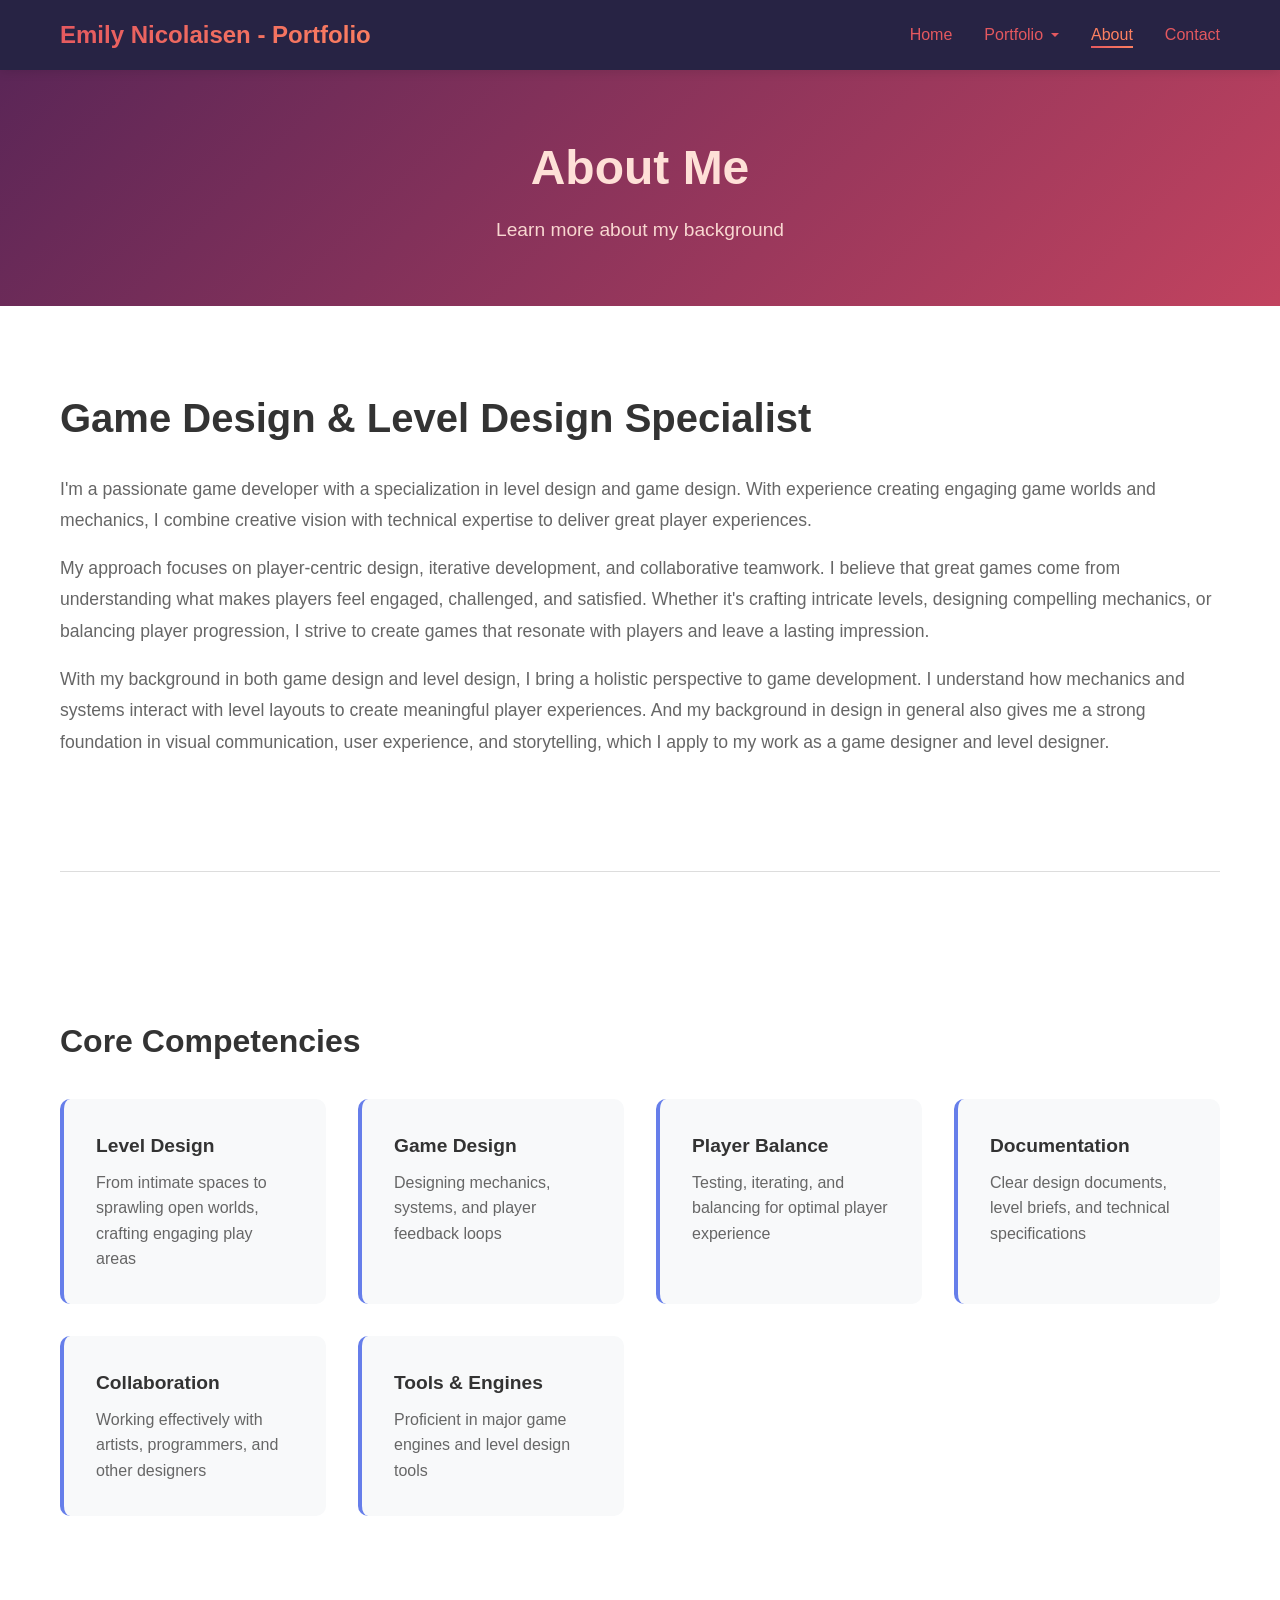
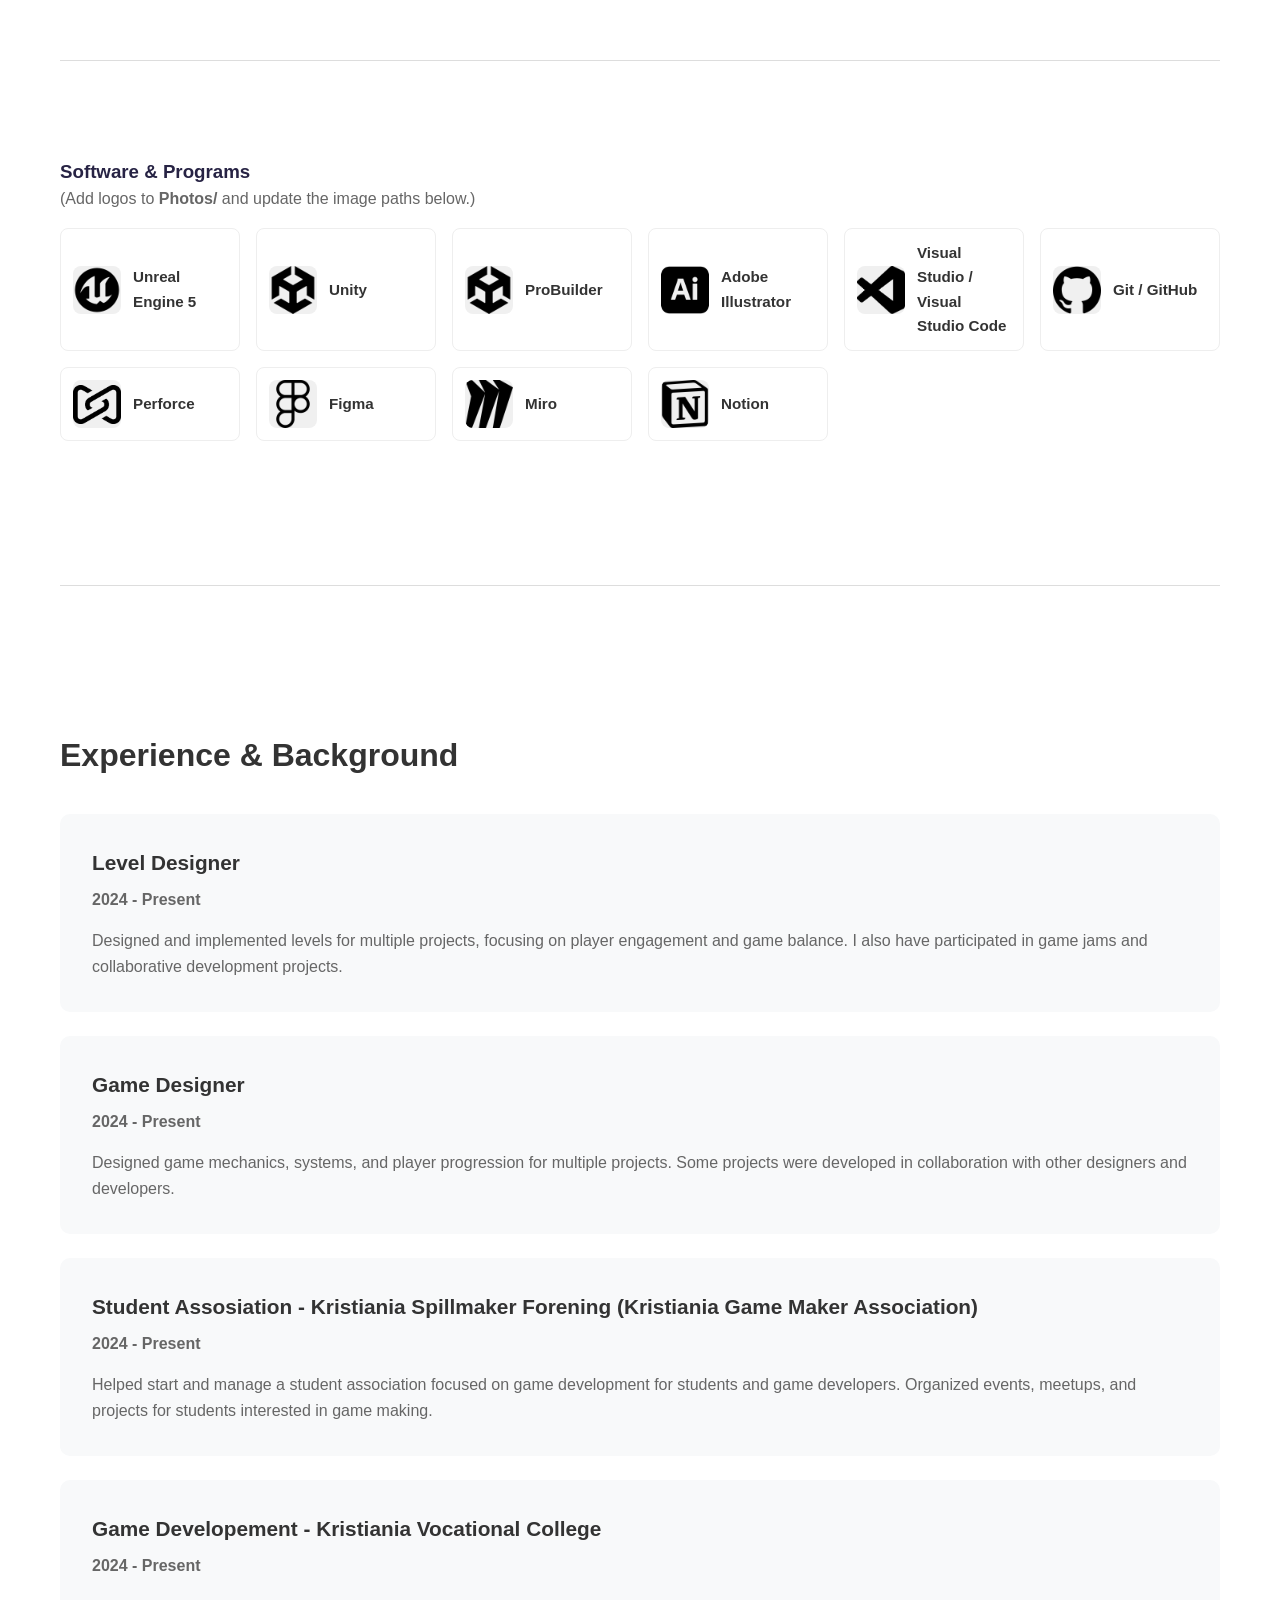
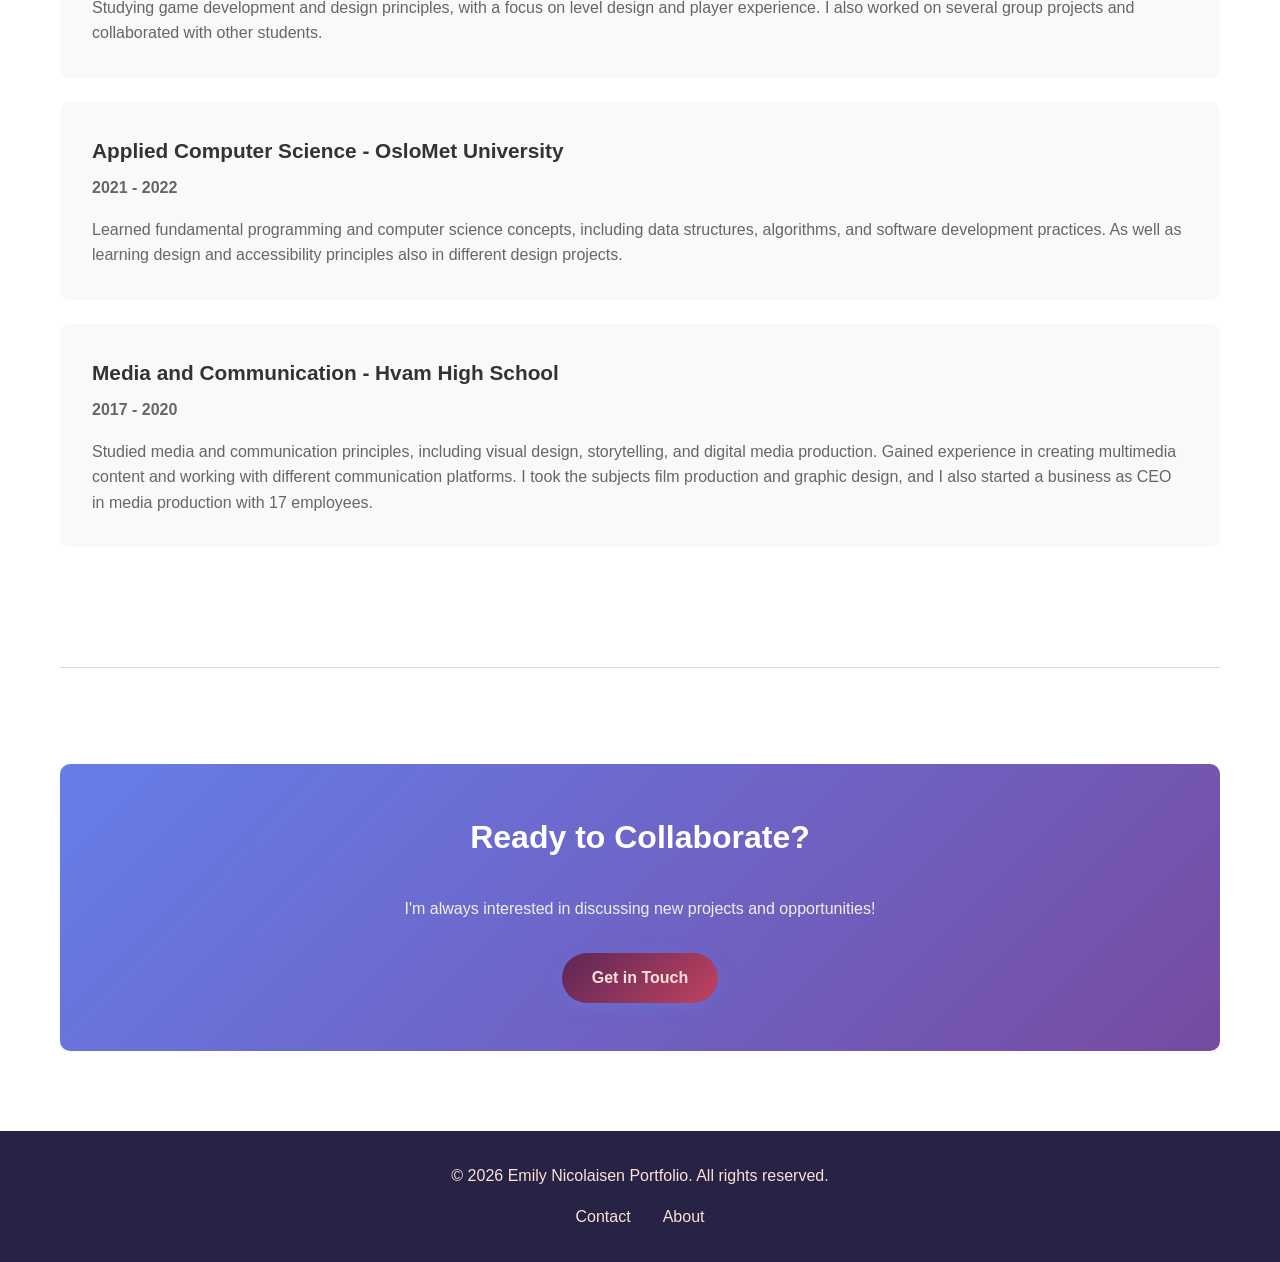
<file: about.html>
<!DOCTYPE html>
<html lang="en">
<head>
    <meta charset="UTF-8">
    <meta name="viewport" content="width=device-width, initial-scale=1.0">
    <title>About - Game Developer</title>
    <link rel="stylesheet" href="style.css">
</head>
<body>
    <!-- Navigation -->
    <nav class="navbar">
        <div class="nav-container">
            <a href="index" class="logo">Emily Nicolaisen - Portfolio</a>
            <ul class="nav-menu">
                <li><a href="index" class="nav-link">Home</a></li>
                <li class="nav-dropdown">
                    <a href="portfolio" class="nav-link">Portfolio</a>
                    <ul class="dropdown-menu">
                        <li><a href="YolkedAndLoaded" class="dropdown-link">Yolked and Loaded</a></li>
                        <li><a href="TheMemoryOfAPotion" class="dropdown-link">The Memory of a Potion</a></li>
                        <li><a href="Dragepust" class="dropdown-link">Dragepust (Dragonsbreath) - Rød Sjø</a></li>
                        <li><a href="BingosBerries" class="dropdown-link">Bingo's Berries</a></li>
                    </ul>
                </li>
                <li><a href="about" class="nav-link active">About</a></li>
                <li><a href="contact" class="nav-link">Contact</a></li>
            </ul>
        </div>
    </nav>

    <!-- Page Header -->
    <section class="page-header">
        <div class="container">
            <h1>About Me</h1>
            <p>Learn more about my background</p>
        </div>
    </section>

    <!-- About Content -->
    <section class="about-section">
        <div class="container">
            <div class="about-content">
                <div class="about-text">
                    <h2>Game Design & Level Design Specialist</h2>
                    <p>
                        I'm a passionate game developer with a specialization in level design and game design. 
                        With experience creating engaging game worlds and mechanics, I combine creative vision 
                        with technical expertise to deliver great player experiences.
                    </p>
                    <p>
                        My approach focuses on player-centric design, iterative development, and collaborative teamwork. 
                        I believe that great games come from understanding what makes players feel engaged, challenged, 
                        and satisfied. Whether it's crafting intricate levels, designing compelling mechanics, or balancing player progression, 
                        I strive to create games that resonate with players and leave a lasting impression.
                    </p>
                    <p>
                        With my background in both game design and level design, I bring a holistic perspective to game development. 
                        I understand how mechanics and systems interact with level layouts to create meaningful player experiences. 
                        And my background in design in general also gives me a strong foundation in visual communication, user experience, 
                        and storytelling, which I apply to my work as a game designer and level designer.
                    </p>
                </div>
                <hr class="section-divider">
                <div class="skills-section">
                    <h3>Core Competencies</h3>
                    <div class="skills-grid">
                        <div class="skill">
                            <h4>Level Design</h4>
                            <p>From intimate spaces to sprawling open worlds, crafting engaging play areas</p>
                        </div>
                        <div class="skill">
                            <h4>Game Design</h4>
                            <p>Designing mechanics, systems, and player feedback loops</p>
                        </div>
                        <div class="skill">
                            <h4>Player Balance</h4>
                            <p>Testing, iterating, and balancing for optimal player experience</p>
                        </div>
                        <div class="skill">
                            <h4>Documentation</h4>
                            <p>Clear design documents, level briefs, and technical specifications</p>
                        </div>
                        <div class="skill">
                            <h4>Collaboration</h4>
                            <p>Working effectively with artists, programmers, and other designers</p>
                        </div>
                        <div class="skill">
                            <h4>Tools & Engines</h4>
                            <p>Proficient in major game engines and level design tools</p>
                        </div>
                    </div>
                </div>
                <hr class="section-divider">
                <div class="programs-section">
                    <h3>Software & Programs</h3>
                    <p class="programs-note">(Add logos to <strong>Photos/</strong> and update the image paths below.)</p>
                    <div class="programs-grid">
                        <div class="prog-card">
                            <div class="prog-logo"><img src="Photos/UnrealBlackLogo.png" alt="Unreal Engine"></div>
                            <div class="prog-name">Unreal Engine 5</div>
                        </div>
                        <div class="prog-card">
                            <div class="prog-logo"><img src="Photos/UnityBlackLogo.png" alt="Unity"></div>
                            <div class="prog-name">Unity</div>
                        </div>
                        <div class="prog-card">
                            <div class="prog-logo"><img src="Photos/UnityBlackLogo.png" alt="Blender"></div>
                            <div class="prog-name">ProBuilder</div>
                        </div>
                        <div class="prog-card">
                            <div class="prog-logo"><img src="Photos/IllustratorBlackLogo.png" alt="Photoshop"></div>
                            <div class="prog-name">Adobe Illustrator</div>
                        </div>
                        <div class="prog-card">
                            <div class="prog-logo"><img src="Photos/VisualStudioBlackLogo.png" alt="Visual Studio"></div>
                            <div class="prog-name">Visual Studio / Visual Studio Code</div>
                        </div>
                        <div class="prog-card">
                            <div class="prog-logo"><img src="Photos/GithubBlackLogo.png" alt="Git"></div>
                            <div class="prog-name">Git / GitHub</div>
                        </div>
                        <div class="prog-card">
                            <div class="prog-logo"><img src="Photos/PerforceBlackLogo.png" alt="Perforce"></div>
                            <div class="prog-name">Perforce</div>
                        </div>
                        <div class="prog-card">
                            <div class="prog-logo"><img src="Photos/FigmaBlackLogo.png" alt="Figma"></div>
                            <div class="prog-name">Figma</div>
                        </div>
                        <div class="prog-card">
                            <div class="prog-logo"><img src="Photos/MiroBlackLogo.png" alt="Miro"></div>
                            <div class="prog-name">Miro</div>
                        </div>
                        <div class="prog-card">
                            <div class="prog-logo"><img src="Photos/NotionBlackLogo.png" alt="Notion"></div>
                            <div class="prog-name">Notion</div>
                        </div>
                    </div>
                </div>
                <hr class="section-divider">
                <div class="experience-section">
                    <h3>Experience & Background</h3>
                    <div class="experience-item">
                        <h4>Level Designer</h4>
                        <p class="experience-date">2024 - Present</p>
                        <p>Designed and implemented levels for multiple projects, focusing on player engagement and game balance. 
                            I also have participated in game jams and collaborative development projects.</p>
                    </div>
                    <div class="experience-item">
                        <h4>Game Designer</h4>
                        <p class="experience-date">2024 - Present</p>
                        <p>Designed game mechanics, systems, and player progression for multiple projects. 
                            Some projects were developed in collaboration with other designers and developers.</p>
                    </div>
                    <div class="experience-item">
                        <h4>Student Assosiation - Kristiania Spillmaker Forening (Kristiania Game Maker Association)</h4>
                        <p class="experience-date">2024 - Present</p>
                        <p>Helped start and manage a student association focused on game development for students and game developers. 
                            Organized events, meetups, and projects for students interested in game making.</p>
                        </p>
                    </div>
                    <div class="experience-item">
                        <h4>Game Developement - Kristiania Vocational College</h4>
                        <p class="experience-date">2024 - Present</p>
                        <p>Studying game development and design principles, with a focus on level design and player experience. 
                            I also worked on several group projects and collaborated with other students.</p>
                    </div>
                    <div class="experience-item">
                        <h4>Applied Computer Science - OsloMet University</h4>
                        <p class="experience-date">2021 - 2022</p>
                        <p>Learned fundamental programming and computer science concepts, including data structures, algorithms, and software development practices. 
                            As well as learning design and accessibility principles also in different design projects.</p>
                    </div>
                    <div class="experience-item">
                        <h4>Media and Communication - Hvam High School</h4>
                        <p class="experience-date">2017 - 2020</p>
                        <p>Studied media and communication principles, including visual design, storytelling, and digital media production. 
                            Gained experience in creating multimedia content and working with different communication platforms. 
                            I took the subjects film production and graphic design, and I also started a business as CEO in media production with 17 employees.</p>
                        </p>
                    </div>

                </div>
                <hr class="section-divider">
                <div class="cta-section">
                    <h3>Ready to Collaborate?</h3>
                    <p>I'm always interested in discussing new projects and opportunities!</p>
                    <a href="contact" class="btn btn-primary">Get in Touch</a>
                </div>
            </div>
        </div>
    </section>

    <!-- Footer -->
    <footer class="footer">
        <div class="container">
            <p>&copy; 2026 Emily Nicolaisen Portfolio. All rights reserved.</p>
            <div class="footer-links">
                <a href="contact">Contact</a>
                <a href="about">About</a>
            </div>
        </div>
    </footer>
</body>
</html>
</file>
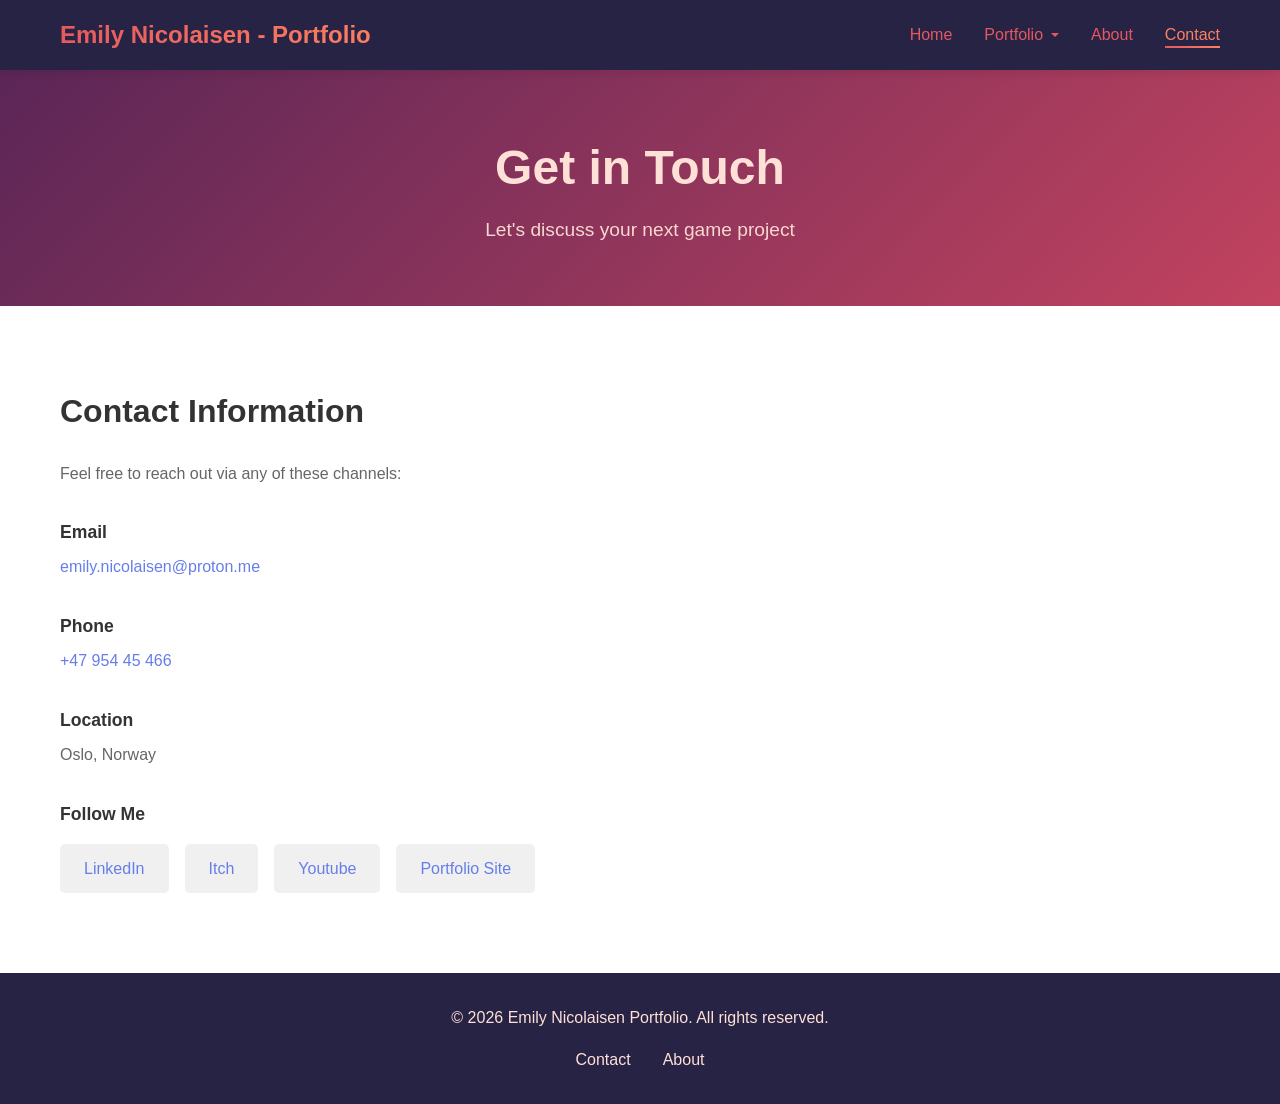
<file: contact.html>
<!DOCTYPE html>
<html lang="en">
<head>
    <meta charset="UTF-8">
    <meta name="viewport" content="width=device-width, initial-scale=1.0">
    <title>Contact - Game Developer</title>
    <link rel="stylesheet" href="style.css">
</head>
<body>
    <!-- Navigation -->
    <nav class="navbar">
        <div class="nav-container">
            <a href="index" class="logo">Emily Nicolaisen - Portfolio</a>
            <ul class="nav-menu">
                <li><a href="index" class="nav-link">Home</a></li>
                <li class="nav-dropdown">
                    <a href="portfolio" class="nav-link">Portfolio</a>
                    <ul class="dropdown-menu">
                        <li><a href="YolkedAndLoaded" class="dropdown-link">Yolked and Loaded</a></li>
                        <li><a href="TheMemoryOfAPotion" class="dropdown-link">The Memory of a Potion</a></li>
                        <li><a href="Dragepust" class="dropdown-link">Dragepust (Dragonsbreath) - Rød Sjø</a></li>
                        <li><a href="BingosBerries" class="dropdown-link">Bingo's Berries</a></li>
                    </ul>
                </li>
                <li><a href="about" class="nav-link">About</a></li>
                <li><a href="contact" class="nav-link active">Contact</a></li>
            </ul>
        </div>
    </nav>

    <!-- Page Header -->
    <section class="page-header">
        <div class="container">
            <h1>Get in Touch</h1>
            <p>Let's discuss your next game project</p>
        </div>
    </section>

    <!-- Contact Content -->
    <section class="contact-section">
        <div class="container">
            <div class="contact-wrapper">
                <div class="contact-info">
                    <h2>Contact Information</h2>
                    <p>Feel free to reach out via any of these channels:</p>
                    
                    <div class="info-item">
                        <h4>Email</h4>
                        <p><a href="mailto:emily.nicolaisen@proton.me">emily.nicolaisen@proton.me</a></p>
                    </div>

                    <div class="info-item">
                        <h4>Phone</h4>
                        <p><a href="tel:+4795445466">+47 954 45 466</a></p>
                    </div>

                    <div class="info-item">
                        <h4>Location</h4>
                        <p>Oslo, Norway</p>
                    </div>

                    <div class="info-item">
                        <h4>Follow Me</h4>
                        <div class="social-links">
                            <a href="#" class="social-link">LinkedIn</a>
                            <a href="#" class="social-link">Itch</a>
                            <a href="#" class="social-link">Youtube</a>
                            <a href="#" class="social-link">Portfolio Site</a>
                        </div>
                    </div>
                </div>
            </div>
        </div>
    </section>

    <!-- Footer -->
    <footer class="footer">
        <div class="container">
            <p>&copy; 2026 Emily Nicolaisen Portfolio. All rights reserved.</p>
            <div class="footer-links">
                <a href="contact">Contact</a>
                <a href="about">About</a>
            </div>
        </div>
    </footer>
</body>
</html>
</file>
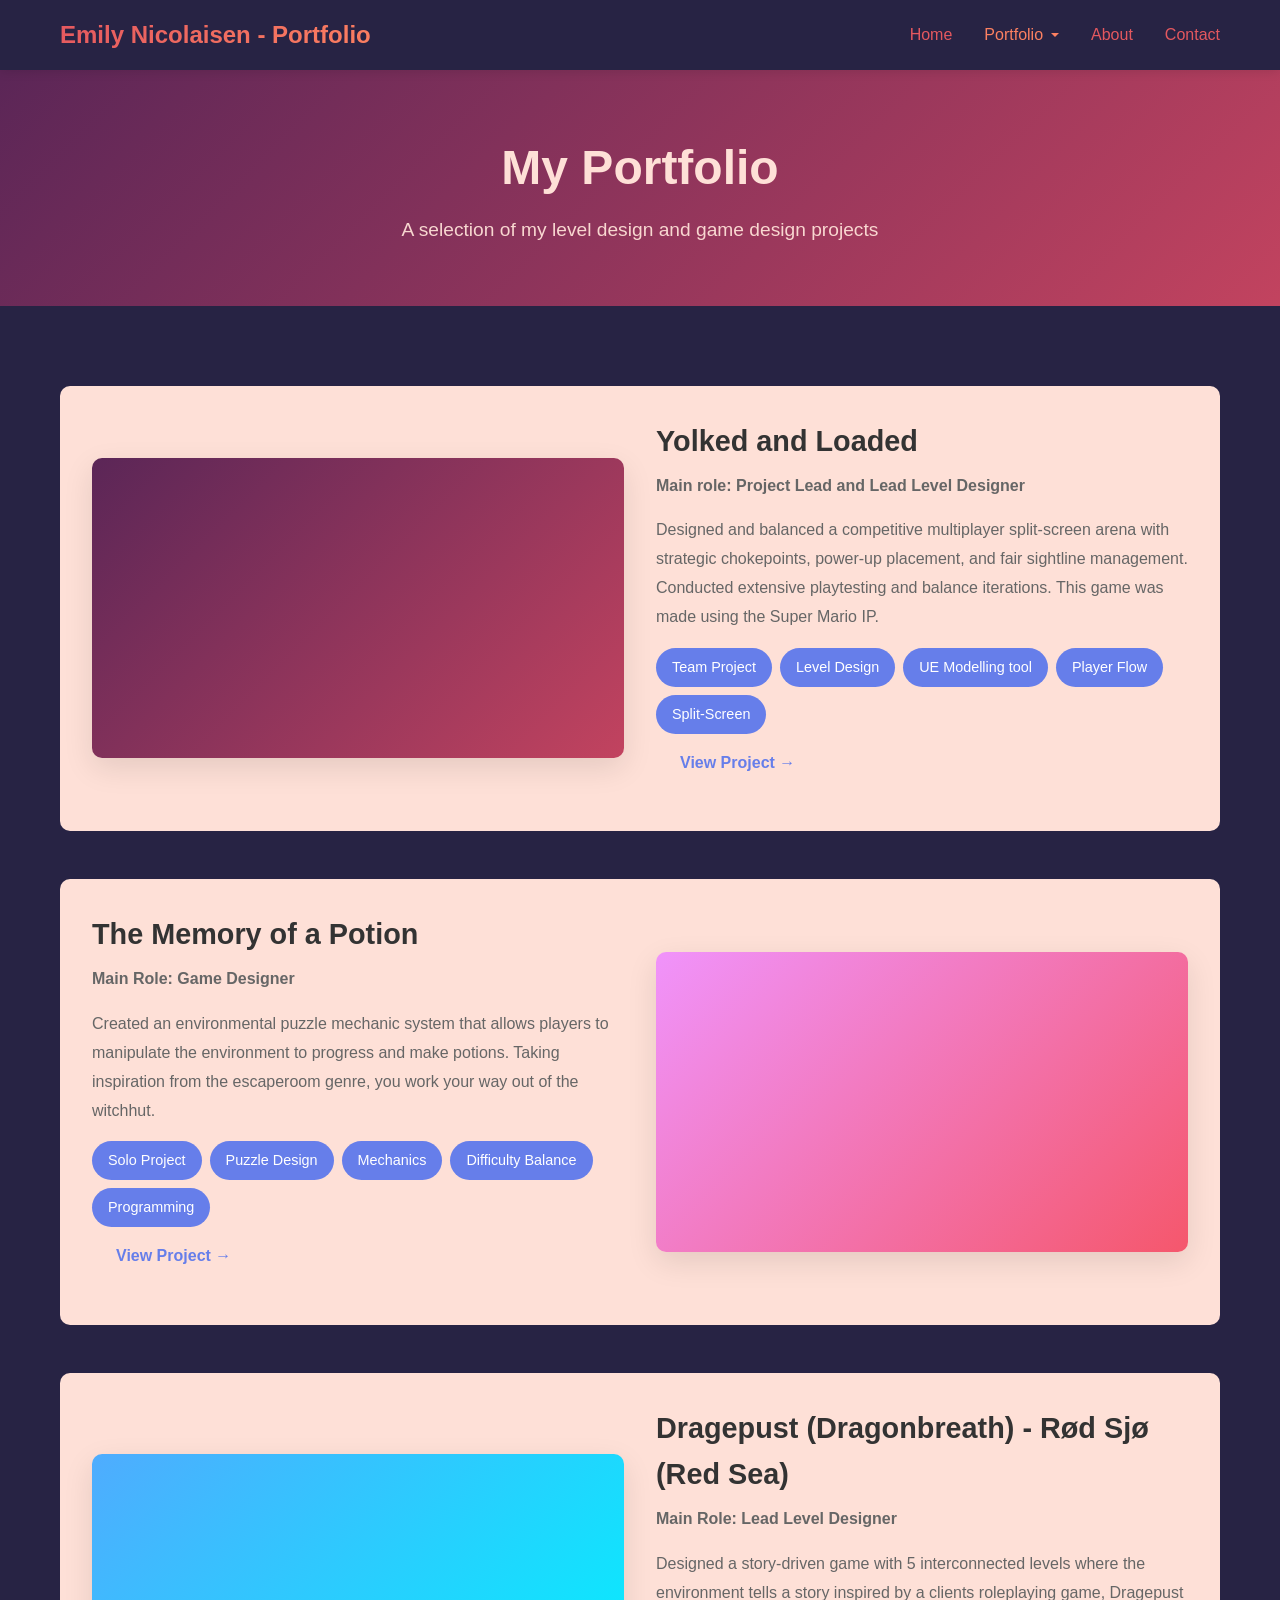
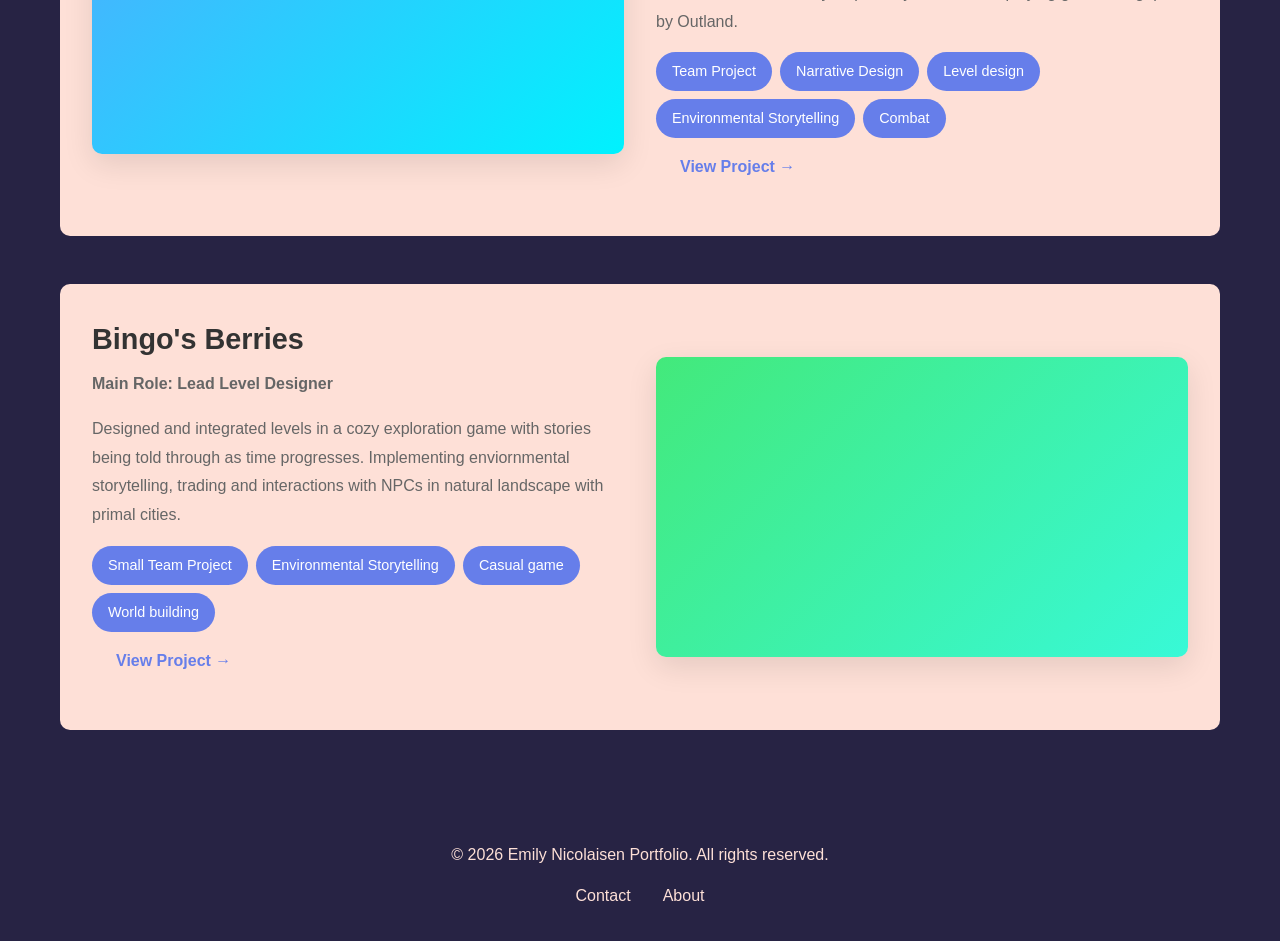
<file: portfolio.html>
<!DOCTYPE html>
<html lang="en">
<head>
    <meta charset="UTF-8">
    <meta name="viewport" content="width=device-width, initial-scale=1.0">
    <title>Portfolio - Game Developer</title>
    <link rel="stylesheet" href="style.css">
</head>
<body>
    <!-- Navigation -->
    <nav class="navbar">
        <div class="nav-container">
            <a href="index" class="logo">Emily Nicolaisen - Portfolio</a>
            <ul class="nav-menu">
                <li><a href="index" class="nav-link">Home</a></li>
                <li class="nav-dropdown">
                    <a href="portfolio" class="nav-link active">Portfolio</a>
                    <ul class="dropdown-menu">
                        <li><a href="YolkedAndLoaded" class="dropdown-link">Yolked and Loaded</a></li>
                        <li><a href="TheMemoryOfAPotion" class="dropdown-link">The Memory of a Potion</a></li>
                        <li><a href="Dragepust" class="dropdown-link">Dragepust (Dragonsbreath) - Rød Sjø</a></li>
                        <li><a href="BingosBerries" class="dropdown-link">Bingo's Berries</a></li>
                    </ul>
                </li>
                <li><a href="about" class="nav-link">About</a></li>
                <li><a href="contact" class="nav-link">Contact</a></li>
            </ul>
        </div>
    </nav>

    <!-- Page Header -->
    <section class="page-header">
        <div class="container">
            <h1>My Portfolio</h1>
            <p>A selection of my level design and game design projects</p>
        </div>
    </section>

    <!-- Portfolio Projects -->
    <section class="portfolio-section">
        <div class="container">
            <div class="portfolio-grid">
                <!-- Project 1 -->
                <div class="portfolio-item">
                    <div class="portfolio-image" style="background: linear-gradient(135deg, #5B2657 0%, #C2435F 100%);"></div>
                    <div class="portfolio-info">
                        <h3>Yolked and Loaded</h3>
                        <p class="role">Main role: Project Lead and Lead Level Designer</p>
                        <p>Designed and balanced a competitive multiplayer split-screen arena with strategic chokepoints, power-up placement, and fair sightline management. Conducted extensive playtesting and balance iterations. This game was made using the Super Mario IP.</p>
                        <div class="project-tags">
                            <span class="tag">Team Project</span>
                            <span class="tag">Level Design</span>
                            <span class="tag">UE Modelling tool</span>
                            <span class="tag">Player Flow</span>
                            <span class="tag">Split-Screen</Split-Screen></span>
                        </div>
                        <a href="YolkedAndLoaded" class="card-link">View Project →</a>
                    </div>
                </div>

                <!-- Project 2 -->
                <div class="portfolio-item">
                    <div class="portfolio-image" style="background: linear-gradient(135deg, #f093fb 0%, #f5576c 100%);"></div>
                    <div class="portfolio-info">
                        <h3>The Memory of a Potion</h3>
                        <p class="role">Main Role: Game Designer</p>
                        <p>Created an environmental puzzle mechanic system that allows players to manipulate the environment to progress and make potions. Taking inspiration from the escaperoom genre, you work your way out of the witchhut.</p>
                        <div class="project-tags">
                            <span class="tag">Solo Project</span>
                            <span class="tag">Puzzle Design</span>
                            <span class="tag">Mechanics</span>
                            <span class="tag">Difficulty Balance</span>
                            <span class="tag">Programming</span>

                        </div>
                        <a href="TheMemoryOfAPotion" class="card-link">View Project →</a>
                    </div>
                </div>

                <!-- Project 3 -->
                <div class="portfolio-item">
                    <div class="portfolio-image" style="background: linear-gradient(135deg, #4facfe 0%, #00f2fe 100%);"></div>
                    <div class="portfolio-info">
                        <h3>Dragepust (Dragonbreath) - Rød Sjø (Red Sea)</h3>
                        <p class="role">Main Role: Lead Level Designer</p>
                        <p>Designed a story-driven game with 5 interconnected levels where the environment tells a story inspired by a clients roleplaying game, Dragepust by Outland.</p>
                        <div class="project-tags">
                            <span class="tag">Team Project</span>
                            <span class="tag">Narrative Design</span>
                            <span class="tag">Level design</span>
                            <span class="tag">Environmental Storytelling</span>
                            <span class="tag">Combat</span>
                        </div>
                        <a href="Dragepust" class="card-link">View Project →</a>
                    </div>
                </div>

                <!-- Project 4 -->
                <div class="portfolio-item">
                    <div class="portfolio-image" style="background: linear-gradient(135deg, #43e97b 0%, #38f9d7 100%);"></div>
                    <div class="portfolio-info">
                        <h3>Bingo's Berries</h3>
                        <p class="role">Main Role: Lead Level Designer</p>
                        <p>Designed and integrated levels in a cozy exploration game with stories being told through as time progresses. Implementing enviornmental storytelling, trading and interactions with NPCs in natural landscape with primal cities.</p>
                        <div class="project-tags">
                            <span class="tag">Small Team Project</span>
                            <span class="tag">Environmental Storytelling</span>
                            <span class="tag">Casual game</span>
                            <span class="tag">World building</span>
                        </div>
                        <a href="BingosBerries" class="card-link">View Project →</a>
                    </div>
                </div>
            </div>
        </div>
    </section>

    <!-- Footer -->
    <footer class="footer">
        <div class="container">
            <p>&copy; 2026 Emily Nicolaisen Portfolio. All rights reserved.</p>
            <div class="footer-links">
                <a href="contact">Contact</a>
                <a href="about">About</a>
            </div>
        </div>
    </footer>
</body>
</html>
</file>
<file: style.css>
/* Reset & Base Styles */
* {
    margin: 0;
    padding: 0;
    box-sizing: border-box;
}

html {
    scroll-behavior: smooth;
    font-size: 16px;
}

body {
    font-family: -apple-system, BlinkMacSystemFont, 'Segoe UI', Roboto, Oxygen, Ubuntu, Cantarell, sans-serif;
    line-height: 1.6;
    color: #272344;
    background-color: #272344;
}

.container {
    max-width: 1200px;
    margin: 0 auto;
    padding: 0 20px;
}

/* Navigation */
.navbar {
    background: rgb(39, 35, 68);
    box-shadow: 0 2px 10px rgba(0, 0, 0, 0.1);
    position: sticky;
    top: 0;
    z-index: 100;
}

.nav-container {
    max-width: 1200px;
    margin: 0 auto;
    padding: 0 20px;
    display: flex;
    justify-content: space-between;
    align-items: center;
    height: 70px;
}

.logo {
    font-size: 1.5rem;
    font-weight: 700;
    color: #667eea;
    text-decoration: none;
    background: linear-gradient(135deg, #E4585F 0%, #FC8061 100%);
    -webkit-background-clip: text;
    -webkit-text-fill-color: transparent;
    background-clip: text;
}

.nav-menu {
    display: flex;
    list-style: none;
    gap: 2rem;
}

.nav-link {
    text-decoration: none;
    color: #E4585F;
    font-weight: 500;
    transition: color 0.3s ease;
    position: relative;
}

.nav-link:hover,
.nav-link.active {
    color: #FC8061;
}

.nav-link.active::after {
    content: '';
    position: absolute;
    bottom: -5px;
    left: 0;
    width: 100%;
    height: 2px;
    background: linear-gradient(135deg, #E4585F 0%, #FC8061 100%);
}

.nav-dropdown > .nav-link.active::after {
    position: static;
    display: inline-block;
    width: auto;
    height: auto;
    background: none;
    border-left: 4px solid transparent;
    border-right: 4px solid transparent;
    border-top: 4px solid currentColor;
    margin-left: 0.5rem;
}

/* Dropdown Menu */
.nav-dropdown {
    position: relative;
}

.nav-dropdown > .nav-link {
    display: flex;
    align-items: center;
}

.nav-dropdown > .nav-link::after {
    content: '';
    display: inline-block;
    width: 0;
    height: 0;
    border-left: 4px solid transparent;
    border-right: 4px solid transparent;
    border-top: 4px solid currentColor;
    margin-left: 0.5rem;
    transition: transform 0.3s ease;
}

.nav-dropdown:hover > .nav-link::after {
    transform: rotate(180deg);
}

.dropdown-menu {
    position: absolute;
    top: 100%;
    left: 0;
    background: rgb(39, 35, 68);
    list-style: none;
    border-radius: 8px;
    box-shadow: 0 5px 20px rgba(0, 0, 0, 0.15);
    min-width: 250px;
    opacity: 0;
    visibility: hidden;
    transform: translateY(-10px);
    transition: all 0.3s ease;
    margin-top: 0.5rem;
    z-index: 99;
}

.nav-dropdown:hover .dropdown-menu {
    opacity: 1;
    visibility: visible;
    transform: translateY(0);
}

.dropdown-link {
    display: block;
    padding: 12px 20px;
    color: #FC8061;
    text-decoration: none;
    transition: all 0.3s ease;
}

.dropdown-link:first-child {
    border-radius: 8px 8px 0 0;
}

.dropdown-link:last-child {
    border-radius: 0 0 8px 8px;
}

.dropdown-link:hover {
    background: #5B2657;
    color: #FC8061;
    padding-left: 25px;
}

.dropdown-link.active {
    background: #f0f0f0;
    color: #667eea;
    font-weight: 600;
}

/* Hero Section */
.video-hero {
    min-height: 600px;
    display: flex;
    align-items: center;
    justify-content: center;
    color: white;
    text-align: center;
    position: relative;
    overflow: hidden;
}

.hero-video {
    position: absolute;
    top: 50%;
    left: 50%;
    min-width: 100%;
    min-height: 100%;
    width: auto;
    height: auto;
    transform: translate(-50%, -50%);
    object-fit: cover;
    z-index: 1;
}

.video-overlay {
    position: absolute;
    top: 0;
    left: 0;
    width: 100%;
    height: 100%;
    background: rgba(0, 0, 0, 0.4);
    z-index: 2;
}

.video-hero .hero-content {
    position: relative;
    z-index: 3;
    max-width: 800px;
    margin: 0 auto;
    padding: 0 20px;
}

.hero {
    min-height: 600px;
    background: linear-gradient(135deg, #667eea 0%, #764ba2 100%);
    display: flex;
    align-items: center;
    justify-content: center;
    color: #FDBFAF;
    text-align: center;
    position: relative;
    overflow: hidden;
}

.hero::before {
    content: '';
    position: absolute;
    width: 400px;
    height: 400px;
    background: rgba(255, 255, 255, 0.1);
    border-radius: 50%;
    top: -100px;
    right: -100px;
    animation: float 6s ease-in-out infinite;
}

.hero::after {
    content: '';
    position: absolute;
    width: 300px;
    height: 300px;
    background: rgba(255, 255, 255, 0.08);
    border-radius: 50%;
    bottom: -50px;
    left: -50px;
    animation: float 8s ease-in-out infinite;
}

@keyframes float {
    0%, 100% { transform: translateY(0px); }
    50% { transform: translateY(20px); }
}

.hero-content {
    position: relative;
    z-index: 2;
    max-width: 800px;
    margin: 0 auto;
    padding: 0 20px;
}

.hero-title {
    font-size: 3.5rem;
    margin-bottom: 1rem;
    font-weight: 700;
}

.hero-subtitle {
    font-size: 1.5rem;
    margin-bottom: 2rem;
    opacity: 0.95;
}

.hero-buttons {
    display: flex;
    gap: 1rem;
    justify-content: center;
    flex-wrap: wrap;
}

/* Buttons */
.btn {
    display: inline-block;
    padding: 12px 30px;
    border-radius: 50px;
    text-decoration: none;
    font-weight: 600;
    transition: all 0.3s ease;
    cursor: pointer;
    border: none;
    font-size: 1rem;
}

.btn-primary {
    background: linear-gradient(135deg, #5B2657 0%, #C2435F 100%);
    color: #FEE0D7;
    box-shadow: 0 4px 15px rgba(102, 126, 234, 0.4);
}

.btn-primary:hover {
    transform: translateY(-2px);
    box-shadow: 0 6px 20px rgba(102, 126, 234, 0.6);
}

.btn-secondary {
    background: #FEE0D7;
    color: #5B2657;
    border: 2px solid #FEE0D7;
}

.btn-secondary:hover {
    background: transparent;
    color: #FEE0D7;
}

/* Featured Section */
.featured {
    padding: 80px 0;
    background: #5B2657;
}

.featured h2 {
    font-size: 2.5rem;
    text-align: center;
    margin-bottom: 3rem;
    color: #FEE0D7;
}

.projects-grid {
    display: grid;
    grid-template-columns: repeat(auto-fit, minmax(300px, 1fr));
    gap: 2rem;
}

.project-card {
    background: #FEE0D7;
    border-radius: 10px;
    overflow: hidden;
    box-shadow: 0 5px 20px rgba(0, 0, 0, 0.1);
    transition: transform 0.3s ease, box-shadow 0.3s ease;
}

.project-card:hover {
    transform: translateY(-5px);
    box-shadow: 0 10px 30px rgba(0, 0, 0, 0.15);
}

.project-image {
    width: 100%;
    height: 200px;
    object-fit: cover;
}

.project-card h3 {
    font-size: 1.5rem;
    padding: 1.5rem 1.5rem 0.5rem;
    color: #333;
}

.project-card p {
    padding: 0 1.5rem;
    color: #666;
    margin-bottom: 1rem;
}

.card-link {
    display: inline-block;
    padding: 0 1.5rem 1.5rem;
    color: #667eea;
    text-decoration: none;
    font-weight: 600;
    transition: color 0.3s ease;
}

.card-link:hover {
    color: #764ba2;
}

/* Page Header */
.page-header {
    background: linear-gradient(135deg, #5B2657 0%, #C2435F 100%);
    color: #FEE0D7;
    padding: 60px 0;
    text-align: center;
}

.page-header h1 {
    font-size: 3rem;
    margin-bottom: 0.5rem;
}

.page-header p {
    font-size: 1.2rem;
    opacity: 0.95;
}

/* Portfolio Section */
.portfolio-section {
    padding: 80px 0;
    background: #272344;
}

.portfolio-grid {
    display: grid;
    gap: 3rem;
}

.portfolio-item {
    display: grid;
    grid-template-columns: 1fr 1fr;
    gap: 2rem;
    align-items: center;
    padding: 2rem;
    background: #FEE0D7;
    border-radius: 10px;
    transition: transform 0.3s ease, box-shadow 0.3s ease;
}

.portfolio-item:hover {
    transform: translateY(-5px);
    box-shadow: 0 10px 30px rgba(0, 0, 0, 0.1);
}

.portfolio-item:nth-child(even) {
    grid-template-columns: 1fr 1fr;
    direction: rtl;
}

.portfolio-item:nth-child(even) > * {
    direction: ltr;
}

.portfolio-image {
    width: 100%;
    height: 300px;
    border-radius: 10px;
    box-shadow: 0 10px 30px rgba(0, 0, 0, 0.1);
}

.portfolio-info h3 {
    font-size: 1.8rem;
    margin-bottom: 0.5rem;
    color: #333;
}

.role {
    color: #667eea;
    font-weight: 600;
    margin-bottom: 1rem;
}

.portfolio-info p {
    color: #666;
    line-height: 1.8;
    margin-bottom: 1rem;
}

.project-tags {
    display: flex;
    flex-wrap: wrap;
    gap: 0.5rem;
    margin-top: 1rem;
    margin-bottom: 1rem;
}

.tag {
    display: inline-block;
    background: #667eea;
    color: white;
    padding: 0.5rem 1rem;
    border-radius: 20px;
    font-size: 0.9rem;
}

.card-link {
    display: inline-block;
    color: #667eea;
    text-decoration: none;
    font-weight: 600;
    transition: color 0.3s ease;
}

.card-link:hover {
    color: #764ba2;
}

/* About Section */
.about-section {
    padding: 80px 0;
    background: white;
}

.about-content {
    display: grid;
    gap: 3rem;
}

.about-text h2 {
    font-size: 2.5rem;
    margin-bottom: 1.5rem;
    color: #333;
}

.about-text p {
    font-size: 1.1rem;
    color: #666;
    line-height: 1.8;
    margin-bottom: 1rem;
}

.skills-section h3,
.experience-section h3,
.cta-section h3 {
    font-size: 2rem;
    margin: 3rem 0 2rem;
    color: #333;
}

.skills-grid {
    display: grid;
    grid-template-columns: repeat(auto-fit, minmax(250px, 1fr));
    gap: 2rem;
    margin-bottom: 3rem;
}

.skill {
    background: #f8f9fa;
    padding: 2rem;
    border-radius: 10px;
    border-left: 4px solid #667eea;
}

.skill h4 {
    font-size: 1.2rem;
    margin-bottom: 0.5rem;
    color: #333;
}

.skill p {
    color: #666;
    line-height: 1.6;
}

.experience-item {
    background: #f8f9fa;
    padding: 2rem;
    border-radius: 10px;
    margin-bottom: 1.5rem;
}

.experience-item h4 {
    font-size: 1.3rem;
    color: #333;
    margin-bottom: 0.5rem;
}

/* section divider for better readability */
.section-divider {
    border: none;
    border-top: 1px solid #ddd;
    margin: 3rem 0;
}

/* programs section styling */
.programs-section {
    margin-bottom: 3rem;
}
/* programs grid styles */
.programs-note {
    color: #666;
    margin-bottom: 1rem;
}
.programs-grid {
    display: grid;
    grid-template-columns: repeat(auto-fit, minmax(160px, 1fr));
    gap: 1rem;
}
.prog-card {
    display: flex;
    align-items: center;
    gap: 0.75rem;
    background: #fff;
    padding: 0.75rem;
    border-radius: 8px;
    border: 1px solid #eee;
}
.prog-logo {
    width: 48px;
    height: 48px;
    flex: 0 0 48px;
    border-radius: 8px;
    background: #f0f0f0;
    display: flex;
    align-items: center;
    justify-content: center;
    overflow: hidden;
}
.prog-logo img {
    width: 100%;
    height: 100%;
    object-fit: contain;
    display: block;
}
.prog-name {
    font-weight: 600;
    color: #333;
    font-size: 0.95rem;
}

.experience-date {
    color: #667eea;
    font-weight: 600;
    margin-bottom: 1rem;
}

.experience-item p {
    color: #666;
    line-height: 1.6;
}

.cta-section {
    background: linear-gradient(135deg, #667eea 0%, #764ba2 100%);
    color: white;
    padding: 3rem;
    border-radius: 10px;
    text-align: center;
}

.cta-section h3 {
    color: white;
    margin-top: 0;
}

.cta-section p {
    color: #f0f0f0;
    margin-bottom: 2rem;
}

/* Project Detail Pages */
.project-detail {
    padding: 80px 0;
    background: white;
}

.project-header-info {
    display: grid;
    grid-template-columns: 2fr 1fr;
    gap: 3rem;
    margin-bottom: 3rem;
    padding-bottom: 3rem;
    border-bottom: 2px solid #f0f0f0;
}

.project-overview h2 {
    font-size: 2rem;
    margin-bottom: 1.5rem;
    color: #333;
}

.project-overview p {
    color: #666;
    line-height: 1.8;
    margin-bottom: 1rem;
}

.project-meta {
    display: grid;
    grid-template-columns: 1fr;
    gap: 2rem;
}

.meta-item h4 {
    color: #667eea;
    font-weight: 600;
    margin-bottom: 0.5rem;
}

.meta-item p {
    color: #333;
    font-weight: 500;
}

.project-content h3 {
    font-size: 1.8rem;
    margin: 2rem 0 1rem;
    color: #333;
}

/* Media gallery carousel */
.gallery-container {
    display: flex;
    align-items: center;
    gap: 1rem;
    margin: 2rem 0;
}

.media-gallery {
    display: grid;
    grid-auto-columns: 280px;
    grid-auto-flow: column;
    gap: 1.5rem;
    overflow-x: auto;
    scroll-behavior: smooth;
    padding: 1rem 0;
    flex: 1;
}

.media-gallery::-webkit-scrollbar {
    height: 6px;
}

.media-gallery::-webkit-scrollbar-track {
    background: #f0f0f0;
    border-radius: 3px;
}

.media-gallery::-webkit-scrollbar-thumb {
    background: #667eea;
    border-radius: 3px;
}

.media-gallery::-webkit-scrollbar-thumb:hover {
    background: #764ba2;
}

.gallery-btn {
    background: #667eea;
    color: white;
    border: none;
    padding: 12px 16px;
    border-radius: 8px;
    cursor: pointer;
    font-size: 1.2rem;
    transition: background 0.3s ease;
    flex-shrink: 0;
}

.gallery-btn:hover {
    background: #764ba2;
}

/* Adjust media items for carousel */
.media-gallery .media-item {
    flex-shrink: 0;
    width: 100%;
    display: flex;
    align-items: center;
    justify-content: center;
}

.media-item img,
.media-item video {
    width: 100%;
    height: auto;
    max-height: 250px;
    border-radius: 10px;
    object-fit: cover;
    display: block;
}

/* Responsive gallery for tablets/mobile */
@media (max-width: 1024px) {
    .media-gallery {
        grid-template-columns: repeat(2, 1fr);
    }
}

@media (max-width: 768px) {
    .media-gallery {
        grid-template-columns: repeat(1, 1fr);
    }
    
    .gallery-container {
        flex-direction: column;
        gap: 1rem;
    }
    
    .gallery-btn {
        width: 100%;
    }
}


/* Lightbox modal styling */
.modal {
    display: none;
    position: fixed;
    z-index: 200;
    padding-top: 60px;
    left: 0;
    top: 0;
    width: 100%;
    height: 100%;
    overflow: auto;
    background-color: rgba(0,0,0,0.9);
}

.modal-content {
    margin: auto;
    display: block;
    max-width: 80%;
    max-height: 80%;
}

.modal-close {
    position: absolute;
    top: 20px;
    right: 35px;
    color: #f1f1f1;
    font-size: 40px;
    font-weight: bold;
    transition: 0.3s;
    cursor: pointer;
}

.modal-close:hover,
.modal-close:focus {
    color: #bbb;
    text-decoration: none;
    cursor: pointer;
}

.responsibility-list,
.lessons-list {
    list-style: none;
    padding: 0;
    margin-bottom: 2rem;
}

.responsibility-list li,
.lessons-list li {
    padding: 0.75rem 0 0.75rem 2rem;
    color: #666;
    position: relative;
    line-height: 1.6;
}

.responsibility-list li::before,
.lessons-list li::before {
    content: '▸';
    position: absolute;
    left: 0;
    color: #667eea;
    font-weight: bold;
}

.highlights-grid {
    display: grid;
    grid-template-columns: repeat(auto-fit, minmax(250px, 1fr));
    gap: 2rem;
    margin: 2rem 0;
}

.highlight-card {
    background: #f8f9fa;
    padding: 2rem;
    border-radius: 10px;
    border-left: 4px solid #667eea;
}

.highlight-card h4 {
    font-size: 1.1rem;
    color: #333;
    margin-bottom: 0.75rem;
}

.highlight-card p {
    color: #666;
    line-height: 1.6;
}

.challenge-item {
    background: #f8f9fa;
    padding: 2rem;
    border-radius: 10px;
    margin-bottom: 1.5rem;
}

.challenge-item h4 {
    font-size: 1.2rem;
    color: #333;
    margin-bottom: 0.75rem;
}

.challenge-item p {
    color: #666;
    line-height: 1.6;
    margin-bottom: 0.75rem;
}

.challenge-item p:last-child {
    margin-bottom: 0;
}

.challenge-item strong {
    color: #667eea;
}

.project-nav {
    margin-top: 3rem;
    text-align: center;
}

/* Contact Section */
.contact-section {
    padding: 80px 0;
    background: white;
}

.contact-wrapper {
    display: grid;
    grid-template-columns: 1fr 1fr;
    gap: 3rem;
}

.contact-info,
.contact-form {
    max-width: 500px;
}
/* ensure contact container matches other sections */
.contact-section .container {
    width: 100%;
    max-width: 1200px;
    padding: 0 20px;
}

.contact-info h2 {
    font-size: 2rem;
    margin-bottom: 1.5rem;
    color: #333;
}

.contact-info p {
    color: #666;
    margin-bottom: 2rem;
}

.info-item h4 {
    font-size: 1.1rem;
    color: #333;
    margin-bottom: 0.5rem;
    margin-top: 1.5rem;
}

.info-item p {
    color: #666;
}

.info-item a {
    color: #667eea;
    text-decoration: none;
    transition: color 0.3s ease;
}

.info-item a:hover {
    color: #764ba2;
}

.social-links {
    display: flex;
    flex-wrap: wrap;
    gap: 1rem;
    margin-top: 1rem;
}

.social-link {
    display: inline-block;
    background: #f0f0f0;
    color: #333;
    padding: 0.75rem 1.5rem;
    border-radius: 5px;
    text-decoration: none;
    transition: all 0.3s ease;
}

.social-link:hover {
    background: #3c1e5e;
    color: white;
}

.contact-form h2 {
    font-size: 2rem;
    margin-bottom: 1.5rem;
    color: #333;
}

.form-group {
    margin-bottom: 1.5rem;
}

.form-group label {
    display: block;
    margin-bottom: 0.5rem;
    color: #333;
    font-weight: 500;
}

.form-group input,
.form-group textarea {
    width: 100%;
    padding: 12px;
    border: 2px solid #e0e0e0;
    border-radius: 5px;
    font-family: inherit;
    font-size: 1rem;
    transition: border-color 0.3s ease;
}

.form-group input:focus,
.form-group textarea:focus {
    outline: none;
    border-color: #667eea;
}

.form-group textarea {
    resize: vertical;
}

/* Footer */
.footer {
    background: #272344;
    color: #FEE0D7;
    padding: 2rem 0;
    text-align: center;
}

.footer p {
    margin-bottom: 1rem;
}

.footer-links {
    display: flex;
    gap: 2rem;
    justify-content: center;
}

.footer-links a {
    color: #FEE0D7;
    text-decoration: none;
    transition: color 0.3s ease;
}

.footer-links a:hover {
    color: #FC8061;
}

/* Responsive Design */
@media (max-width: 768px) {
    .nav-menu {
        gap: 1rem;
        font-size: 0.95rem;
    }

    .dropdown-menu {
        position: static;
        opacity: 1;
        visibility: visible;
        transform: none;
        box-shadow: none;
        background: #f8f9fa;
        margin-top: 0;
        border-radius: 0;
    }

    .dropdown-link {
        padding-left: 40px;
    }

    .nav-dropdown:hover .dropdown-menu {
        opacity: 1;
        visibility: visible;
        transform: none;
    }

    .hero-title {
        font-size: 2.5rem;
    }

    .hero-subtitle {
        font-size: 1.2rem;
    }

    .hero-buttons {
        flex-direction: column;
        align-items: center;
        gap: 1rem;
    }

    .hero-video {
        min-width: 150%;
        min-height: 150%;
    }

    .featured h2 {
        font-size: 2rem;
    }

    .page-header h1 {
        font-size: 2rem;
    }

    .project-item {
        grid-template-columns: 1fr;
    }

    .project-item:nth-child(even) {
        grid-template-columns: 1fr;
        direction: ltr;
    }

    .portfolio-item {
        grid-template-columns: 1fr;
    }

    .portfolio-item:nth-child(even) {
        grid-template-columns: 1fr;
        direction: ltr;
    }

    .contact-wrapper {
        grid-template-columns: 1fr;
    }

    .skills-grid {
        grid-template-columns: 1fr;
    }

    .projects-grid {
        grid-template-columns: 1fr;
    }

    .nav-link.active::after {
        width: 100%;
    }

    .project-header-info {
        grid-template-columns: 1fr;
    }
}

@media (max-width: 480px) {
    html {
        font-size: 14px;
    }

    .hero-title {
        font-size: 2rem;
    }

    .hero-subtitle {
        font-size: 1rem;
    }

    .nav-menu {
        gap: 0.5rem;
    }

    .navbar {
        padding: 0 10px;
    }

    .nav-container {
        padding: 0 10px;
    }

    .page-header h1 {
        font-size: 1.5rem;
    }

    .projects-grid {
        grid-template-columns: 1fr;
    }
}
</file>
